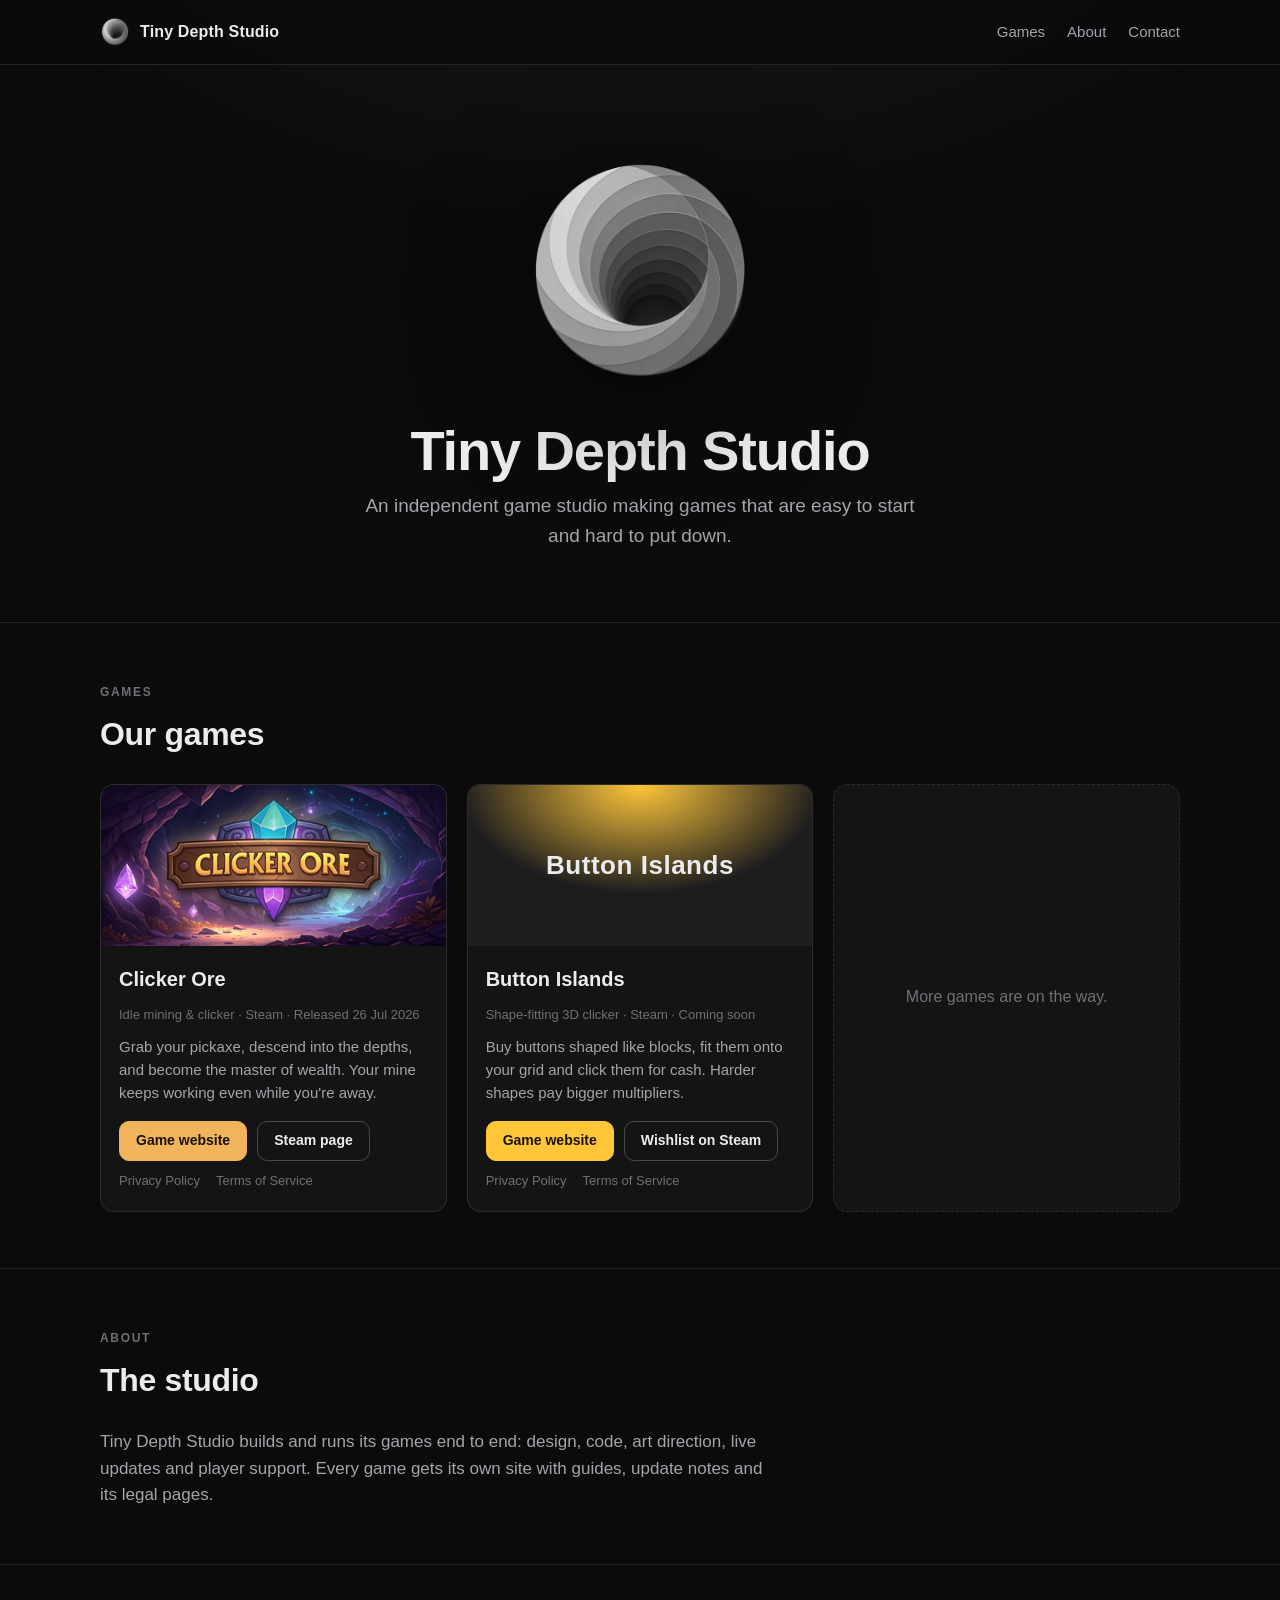
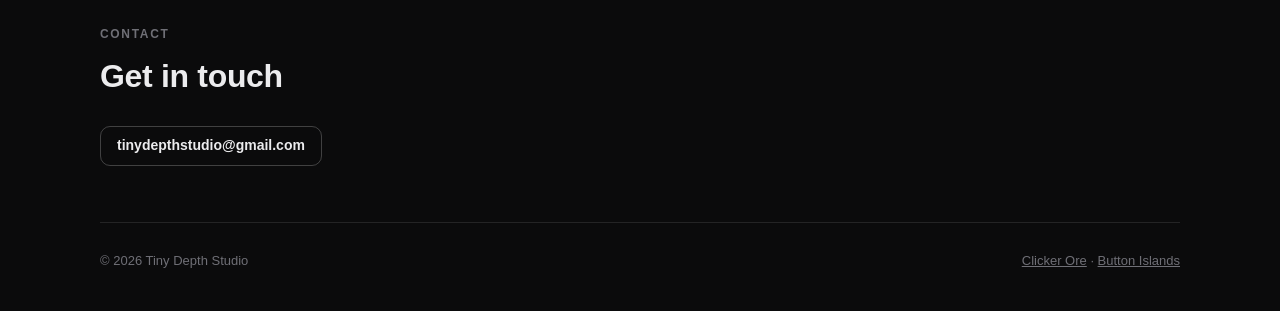
<file: index.html>
<!DOCTYPE html>
<html lang="en">
<head>
<meta charset="utf-8">
<meta http-equiv="Content-Security-Policy" content="default-src 'none'; img-src 'self'; style-src 'self'; base-uri 'none'; form-action 'none'; upgrade-insecure-requests">
<meta name="referrer" content="strict-origin-when-cross-origin">
<title>Tiny Depth Studio</title>
<meta name="viewport" content="width=device-width, initial-scale=1">
<meta name="description" content="Tiny Depth Studio is an independent game studio. Home of Clicker Ore and Button Islands.">
<meta property="og:title" content="Tiny Depth Studio">
<meta property="og:description" content="Tiny Depth Studio is an independent game studio. Home of Clicker Ore and Button Islands.">
<meta property="og:image" content="https://tiny-depth-studio.github.io/assets/logo.png">
<meta property="og:type" content="website">
<link rel="canonical" href="https://tiny-depth-studio.github.io/">
<link rel="icon" type="image/png" href="assets/favicon.png">
<link rel="apple-touch-icon" href="assets/apple-touch-icon.png">
<link rel="stylesheet" href="assets/site.css">
</head>
<body>

<header class="top">
  <div class="wrap">
    <a class="brand" href=""><img src="assets/logo.png" alt=""><span>Tiny Depth Studio</span></a>
    <nav class="links">
      <a href="#games">Games</a>
      <a href="#about">About</a>
      <a href="#contact">Contact</a>
    </nav>
  </div>
</header>

<main>
  <section class="hero wrap">
    <img src="assets/logo.png" alt="Tiny Depth Studio logo">
    <h1>Tiny Depth Studio</h1>
    <p>An independent game studio making games that are easy to start and hard to put down.</p>
  </section>

  <section class="block" id="games">
    <div class="wrap">
      <span class="kicker">Games</span>
      <h2>Our games</h2>
      <div class="games">
        <article class="game clicker-ore">
          <a href="https://tiny-depth-studio.github.io/Clicker-Ore-Legal/"><img src="assets/games/clicker-ore/header.jpg" alt="Clicker Ore" width="460" height="215" loading="lazy"></a>
          <div class="body">
            <h3>Clicker Ore</h3>
            <span class="meta">Idle mining &amp; clicker · Steam · Released 26 Jul 2026</span>
            <p>Grab your pickaxe, descend into the depths, and become the master of wealth. Your mine keeps working even while you&#x27;re away.</p>
            <div class="actions">
              <a class="btn primary" href="https://tiny-depth-studio.github.io/Clicker-Ore-Legal/">Game website</a>
              <a class="btn" href="https://store.steampowered.com/app/3810540/">Steam page</a>
            </div>
            <div class="legal">
              <a href="https://tiny-depth-studio.github.io/Clicker-Ore-Legal/privacy-policy.html">Privacy Policy</a>
              <a href="https://tiny-depth-studio.github.io/Clicker-Ore-Legal/terms-of-service.html">Terms of Service</a>
            </div>
          </div>
        </article>
        <article class="game button-islands">
          <a class="cover" href="https://tiny-depth-studio.github.io/Button-Islands-Legal/"><span>Button Islands</span></a>
          <div class="body">
            <h3>Button Islands</h3>
            <span class="meta">Shape-fitting 3D clicker · Steam · Coming soon</span>
            <p>Buy buttons shaped like blocks, fit them onto your grid and click them for cash. Harder shapes pay bigger multipliers.</p>
            <div class="actions">
              <a class="btn primary" href="https://tiny-depth-studio.github.io/Button-Islands-Legal/">Game website</a>
              <a class="btn" href="https://store.steampowered.com/app/5526030/">Wishlist on Steam</a>
            </div>
            <div class="legal">
              <a href="https://tiny-depth-studio.github.io/Button-Islands-Legal/privacy-policy.html">Privacy Policy</a>
              <a href="https://tiny-depth-studio.github.io/Button-Islands-Legal/terms-of-service.html">Terms of Service</a>
            </div>
          </div>
        </article>
        <div class="game soon">More games are on the way.</div>
      </div>
    </div>
  </section>

  <section class="block about" id="about">
    <div class="wrap">
      <span class="kicker">About</span>
      <h2>The studio</h2>
      <p>Tiny Depth Studio builds and runs its games end to end: design, code, art direction, live updates and player support. Every game gets its own site with guides, update notes and its legal pages.</p>
    </div>
  </section>

  <section class="block" id="contact">
    <div class="wrap">
      <span class="kicker">Contact</span>
      <h2>Get in touch</h2>
      <div class="contact-row">
        <a class="btn" href="mailto:tinydepthstudio@gmail.com">tinydepthstudio@gmail.com</a>
      </div>
    </div>
  </section>
</main>

<div class="wrap">
  <footer class="site">
    <span>© 2026 Tiny Depth Studio</span>
    <span class="footer-games"><a href="https://tiny-depth-studio.github.io/Clicker-Ore-Legal/">Clicker Ore</a> · <a href="https://tiny-depth-studio.github.io/Button-Islands-Legal/">Button Islands</a></span>
  </footer>
</div>

</body>
</html>
</file>
<file: assets/site.css>
:root {
  --bg: #0b0b0c;
  --bg-soft: #131315;
  --card: rgba(255, 255, 255, 0.04);
  --card-hover: rgba(255, 255, 255, 0.075);
  --text: #ececee;
  --text-dim: #a4a4ab;
  --text-faint: #6f6f76;
  --line: rgba(255, 255, 255, 0.10);
  --line-strong: rgba(255, 255, 255, 0.22);
  --accent: #d9d9de;
  --game-accent: #f0b45c;
  --font: ui-sans-serif, "Segoe UI Variable Display", "Segoe UI", Inter, Roboto, "Helvetica Neue", Arial, sans-serif;
}

* { box-sizing: border-box; }

html { scroll-behavior: smooth; }

body {
  margin: 0;
  background:
    radial-gradient(1200px 700px at 50% -10%, rgba(255, 255, 255, 0.07), transparent 60%),
    var(--bg);
  color: var(--text);
  font-family: var(--font);
  line-height: 1.55;
  -webkit-font-smoothing: antialiased;
}

a { color: inherit; }

.wrap { width: min(1080px, 100% - 32px); margin: 0 auto; }

header.top {
  position: sticky;
  top: 0;
  z-index: 10;
  backdrop-filter: blur(10px);
  background: rgba(11, 11, 12, 0.72);
  border-bottom: 1px solid var(--line);
}

header.top .wrap {
  display: flex;
  align-items: center;
  justify-content: space-between;
  gap: 16px;
  height: 64px;
}

.brand {
  display: flex;
  align-items: center;
  gap: 10px;
  text-decoration: none;
  font-weight: 650;
  letter-spacing: 0.01em;
}

.brand img { width: 30px; height: 30px; }

nav.links { display: flex; gap: 22px; font-size: 15px; }

nav.links a { text-decoration: none; color: var(--text-dim); }

nav.links a:hover { color: var(--text); }

.hero {
  display: grid;
  justify-items: center;
  text-align: center;
  padding: 88px 0 72px;
}

.hero img {
  width: min(240px, 56vw);
  height: auto;
  filter: drop-shadow(0 24px 60px rgba(0, 0, 0, 0.6));
}

.hero h1 {
  margin: 28px 0 10px;
  font-size: clamp(34px, 6vw, 56px);
  line-height: 1.08;
  letter-spacing: -0.02em;
}

.hero p {
  margin: 0;
  max-width: 560px;
  color: var(--text-dim);
  font-size: clamp(16px, 2.2vw, 19px);
}

.block { padding: 56px 0; border-top: 1px solid var(--line); }

.kicker {
  display: inline-block;
  font-size: 12px;
  font-weight: 650;
  letter-spacing: 0.14em;
  text-transform: uppercase;
  color: var(--text-faint);
}

.block h2 { margin: 6px 0 24px; font-size: clamp(24px, 3.4vw, 32px); letter-spacing: -0.01em; }

.games {
  display: grid;
  grid-template-columns: repeat(auto-fill, minmax(min(300px, 100%), 1fr));
  gap: 20px;
}

.game {
  display: flex;
  flex-direction: column;
  border: 1px solid var(--line);
  border-radius: 14px;
  background: var(--card);
  overflow: hidden;
  transition: background 0.2s, border-color 0.2s, transform 0.2s;
}

.game:hover { background: var(--card-hover); border-color: var(--line-strong); transform: translateY(-2px); }

.game img { display: block; width: 100%; height: auto; aspect-ratio: 460 / 215; object-fit: cover; }

.game .cover { display: flex; align-items: center; justify-content: center; aspect-ratio: 460 / 215; background: radial-gradient(70% 90% at 50% 0%, var(--game-accent, var(--line-strong)), transparent 75%), var(--card); color: var(--text); font-size: 26px; font-weight: 700; text-decoration: none; letter-spacing: 0.02em; }

.game .body { display: flex; flex-direction: column; gap: 10px; padding: 18px 18px 20px; flex: 1; }

.game h3 { margin: 0; font-size: 20px; }

.game .meta { font-size: 13px; color: var(--text-faint); }

.game p { margin: 0; color: var(--text-dim); font-size: 15px; }

.actions { display: flex; flex-wrap: wrap; gap: 10px; margin-top: auto; padding-top: 6px; }

.btn {
  display: inline-flex;
  align-items: center;
  justify-content: center;
  min-height: 40px;
  padding: 0 16px;
  border-radius: 10px;
  font-size: 14px;
  font-weight: 600;
  text-decoration: none;
  border: 1px solid var(--line-strong);
  color: var(--text);
  background: transparent;
}

.btn:hover { border-color: var(--text-dim); }

.btn.primary { background: var(--game-accent); border-color: var(--game-accent); color: #1a1208; }

.btn.soon, .btn.soon:hover { cursor: default; border-style: dashed; border-color: var(--line-strong); color: var(--text-faint); }

.btn.primary:hover { filter: brightness(1.08); }

.game.button-islands { --game-accent: #ffc63a; }

.game .legal { display: flex; flex-wrap: wrap; gap: 4px 16px; font-size: 13px; }

.game .legal a { color: var(--text-faint); text-decoration: none; }

.game .legal a:hover { color: var(--text-dim); }

.game.soon {
  align-items: center;
  justify-content: center;
  min-height: 260px;
  border-style: dashed;
  color: var(--text-faint);
  text-align: center;
  padding: 24px;
}

.game.soon:hover { transform: none; background: var(--card); }

.about p { margin: 0; max-width: 680px; color: var(--text-dim); font-size: 17px; }

.contact-row { display: flex; flex-wrap: wrap; gap: 12px; }

footer.site {
  display: flex;
  flex-wrap: wrap;
  justify-content: space-between;
  gap: 10px;
  padding: 28px 0 40px;
  border-top: 1px solid var(--line);
  color: var(--text-faint);
  font-size: 13px;
}

.not-found { padding: 120px 0 96px; }

.not-found .actions { justify-content: center; margin-top: 24px; }

a:focus-visible { outline: 2px solid var(--text); outline-offset: 3px; border-radius: 6px; }

@media (prefers-reduced-motion: reduce) {
  html { scroll-behavior: auto; }
  .game, .game:hover { transition: none; transform: none; }
}

@media (max-width: 560px) {
  nav.links { gap: 14px; font-size: 14px; }
  .brand span { display: none; }
  .hero { padding: 56px 0 48px; }
}
</file>
